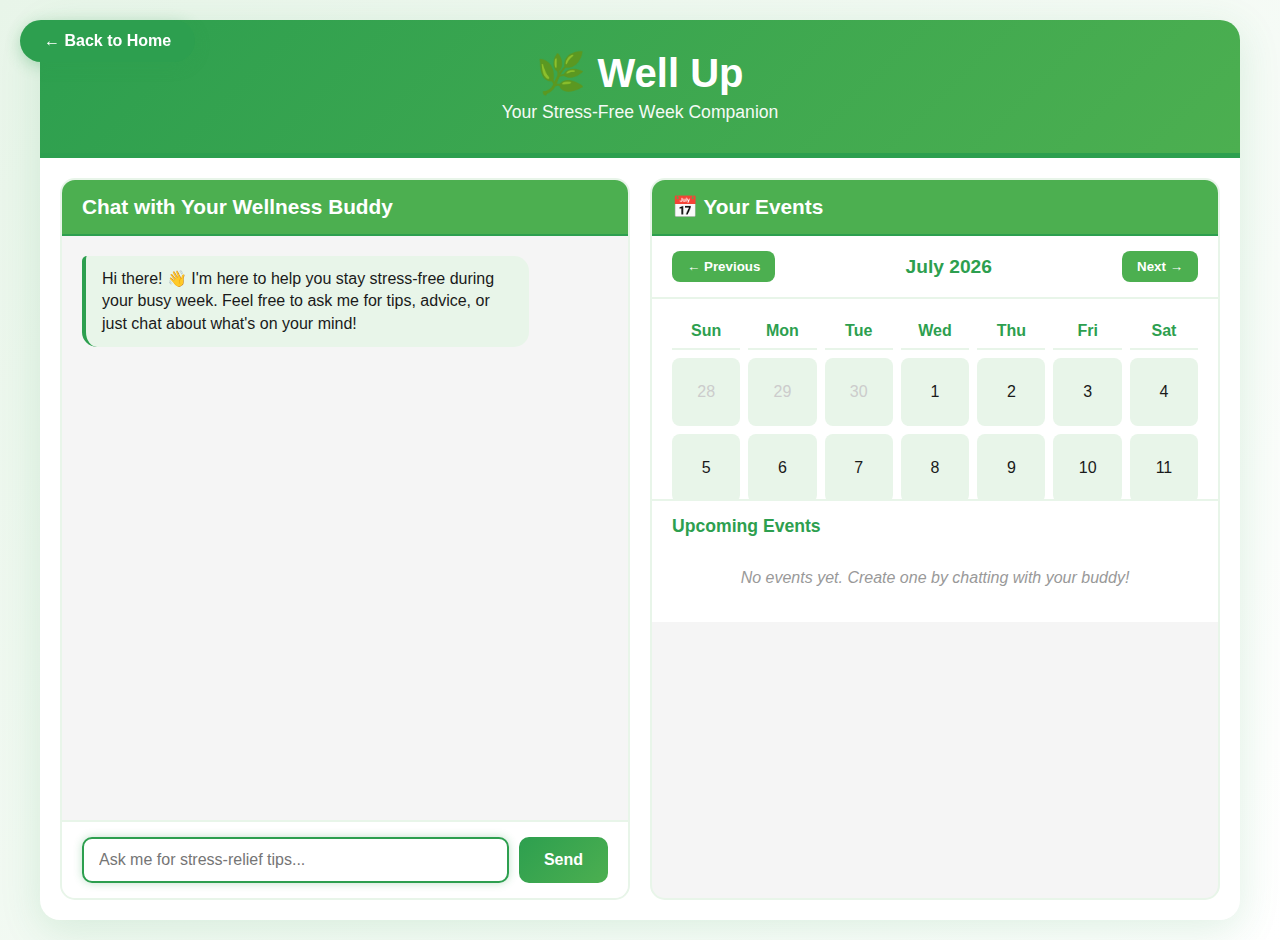
<file: index.html>
<!DOCTYPE html>
<html lang="en">
<head>
    <meta charset="UTF-8">
    <meta name="viewport" content="width=device-width, initial-scale=1.0">
    <title>Well Up - Stress Management Chat</title>
    <link rel="stylesheet" href="styles.css">
    <style>
        .home-link {
            position: fixed;
            top: 20px;
            left: 20px;
            z-index: 1000;
            background-color: var(--primary-green, #2d9f4f);
            color: white;
            padding: 12px 24px;
            border-radius: 50px;
            text-decoration: none;
            font-weight: 600;
            transition: all 0.3s ease;
            box-shadow: 0 4px 15px rgba(45, 159, 79, 0.3);
        }

        .home-link:hover {
            background-color: var(--light-green, #4caf50);
            transform: translateY(-2px);
            box-shadow: 0 6px 20px rgba(45, 159, 79, 0.4);
        }

        .home-link:active {
            transform: translateY(0);
        }
    </style>
</head>
<body>
    <a href="homepage.html" class="home-link">← Back to Home</a>
    <div class="container">
        <header>
            <div class="header-content">
                <h1>🌿 Well Up</h1>
                <p>Your Stress-Free Week Companion</p>
            </div>
        </header>

        <div class="main-content">
            <div class="chat-section">
                <div class="chat-header">
                    <h2>Chat with Your Wellness Buddy</h2>
                </div>
                <div class="chat-messages" id="chatMessages">
                    <div class="message bot-message">
                        <p>Hi there! 👋 I'm here to help you stay stress-free during your busy week. Feel free to ask me for tips, advice, or just chat about what's on your mind!</p>
                    </div>
                </div>
                <div class="chat-input-container">
                    <input 
                        type="text" 
                        id="chatInput" 
                        placeholder="Ask me for stress-relief tips..." 
                        autocomplete="off"
                    >
                    <button id="sendButton" class="send-btn">Send</button>
                </div>
                <div id="loadingIndicator" class="loading-indicator" style="display: none;">
                    <span class="dot"></span><span class="dot"></span><span class="dot"></span>
                </div>
            </div>

            <div class="calendar-section">
                <div class="calendar-header">
                    <h2>📅 Your Events</h2>
                </div>
                <div class="calendar-controls">
                    <button id="prevMonth" class="month-btn">← Previous</button>
                    <h3 id="monthYear"></h3>
                    <button id="nextMonth" class="month-btn">Next →</button>
                </div>
                <div class="calendar-grid" id="calendarGrid"></div>
                <div class="events-list">
                    <h3>Upcoming Events</h3>
                    <div id="eventsList" class="events-container">
                        <p class="no-events">No events yet. Create one by chatting with your buddy!</p>
                    </div>
                </div>
            </div>
        </div>
    </div>

    <script src="script.js"></script>
</body>
</html>
</file>
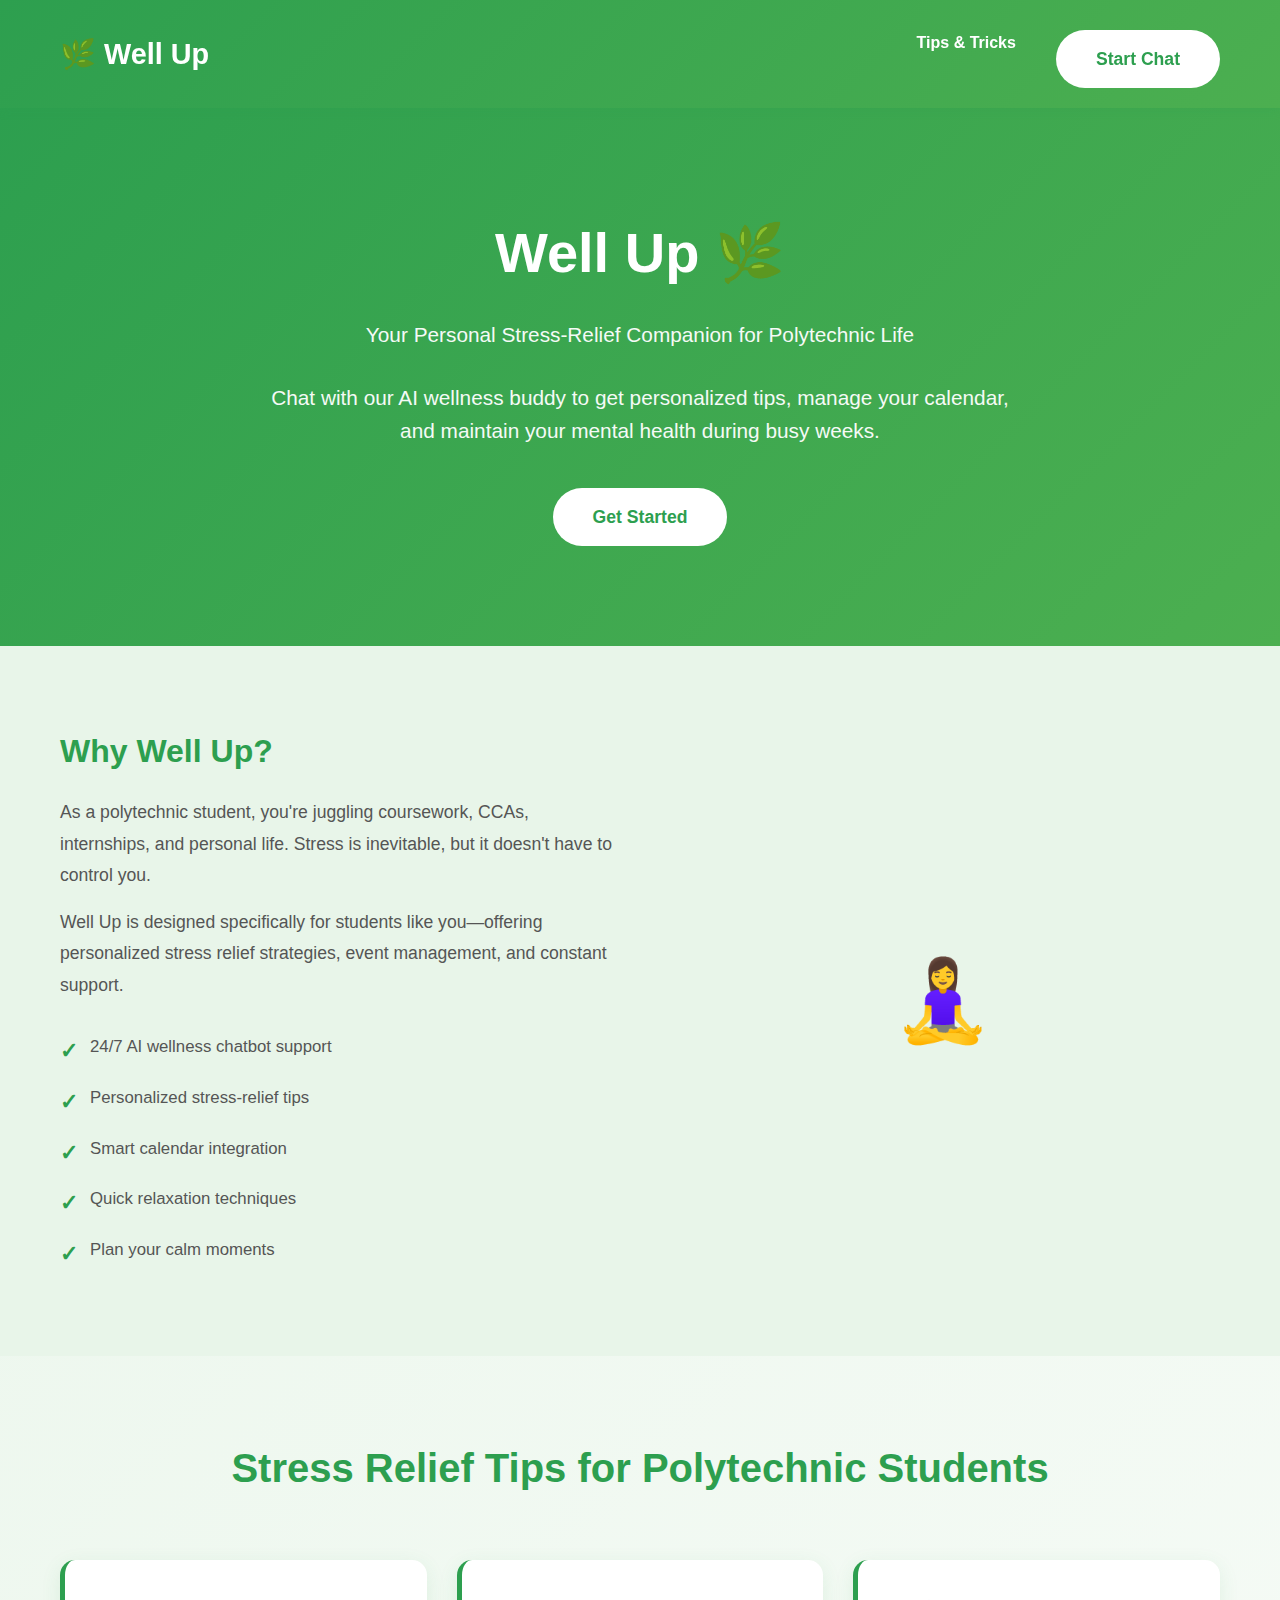
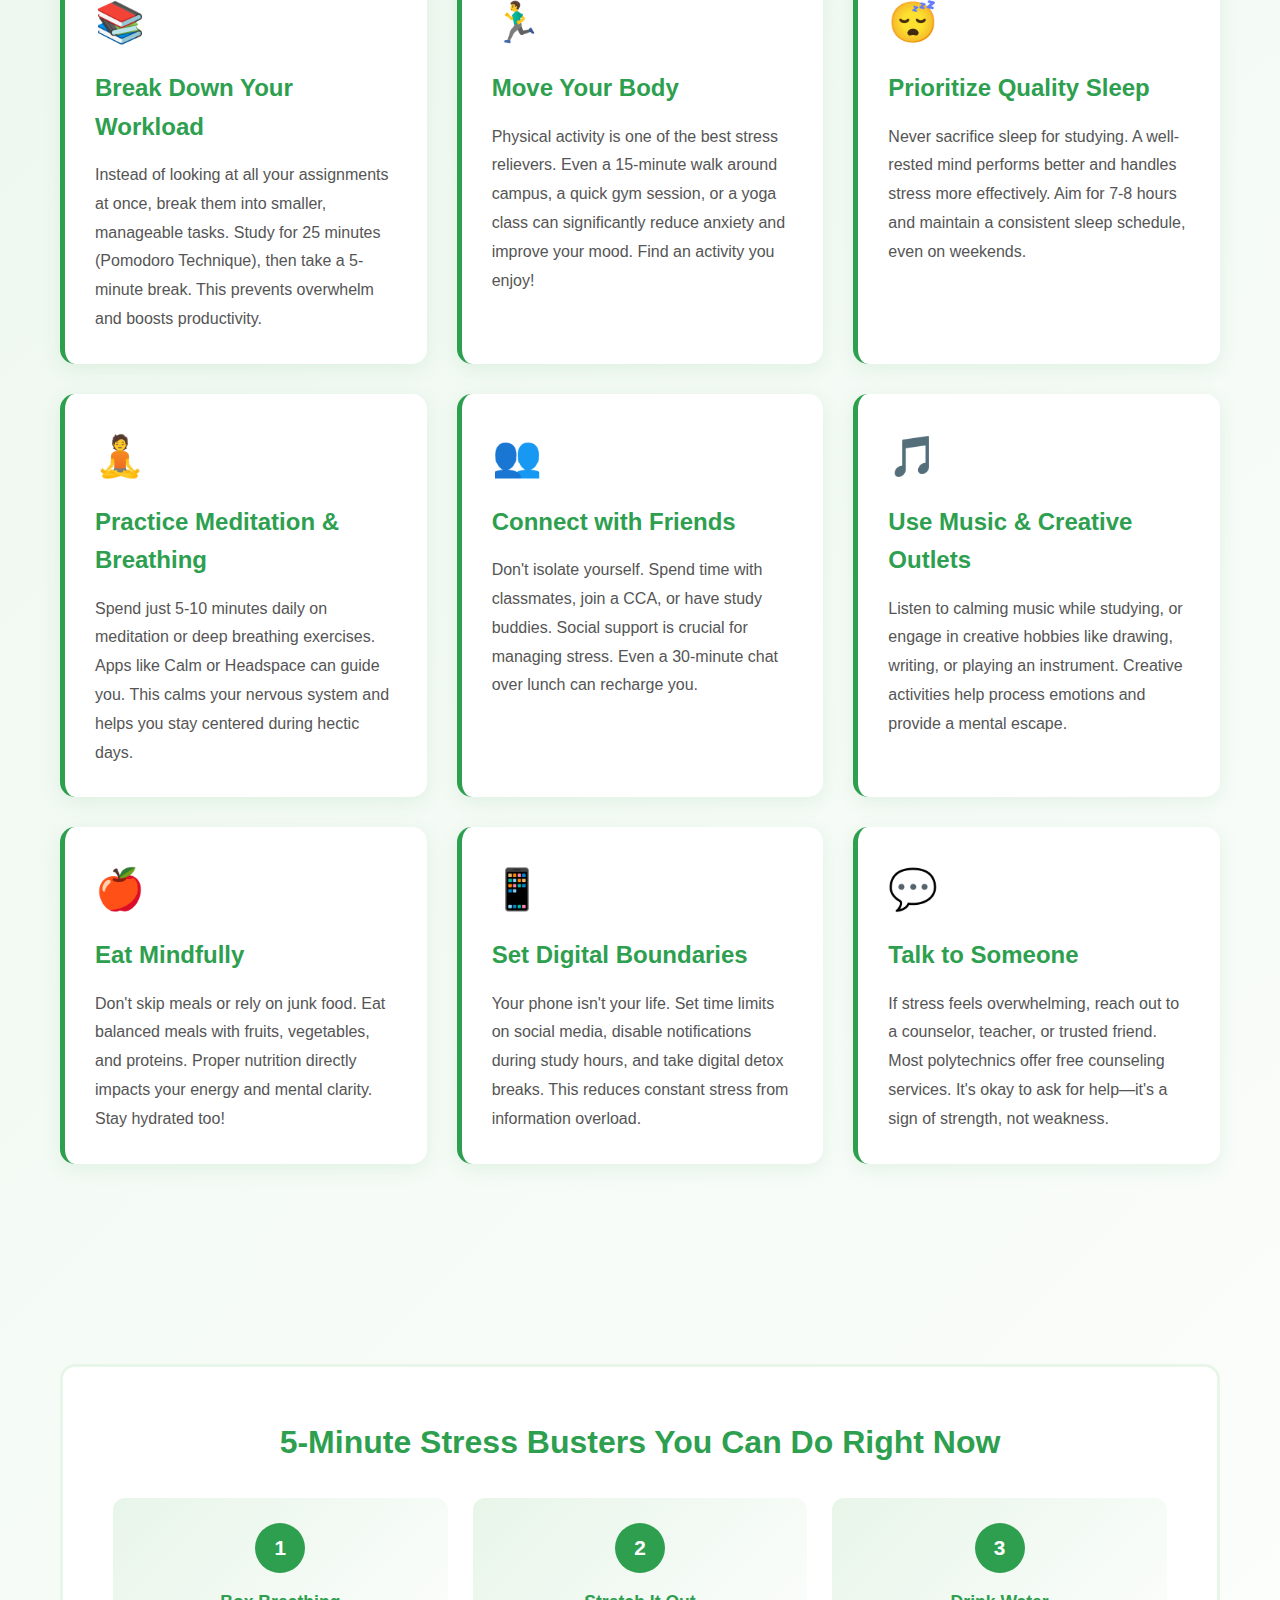
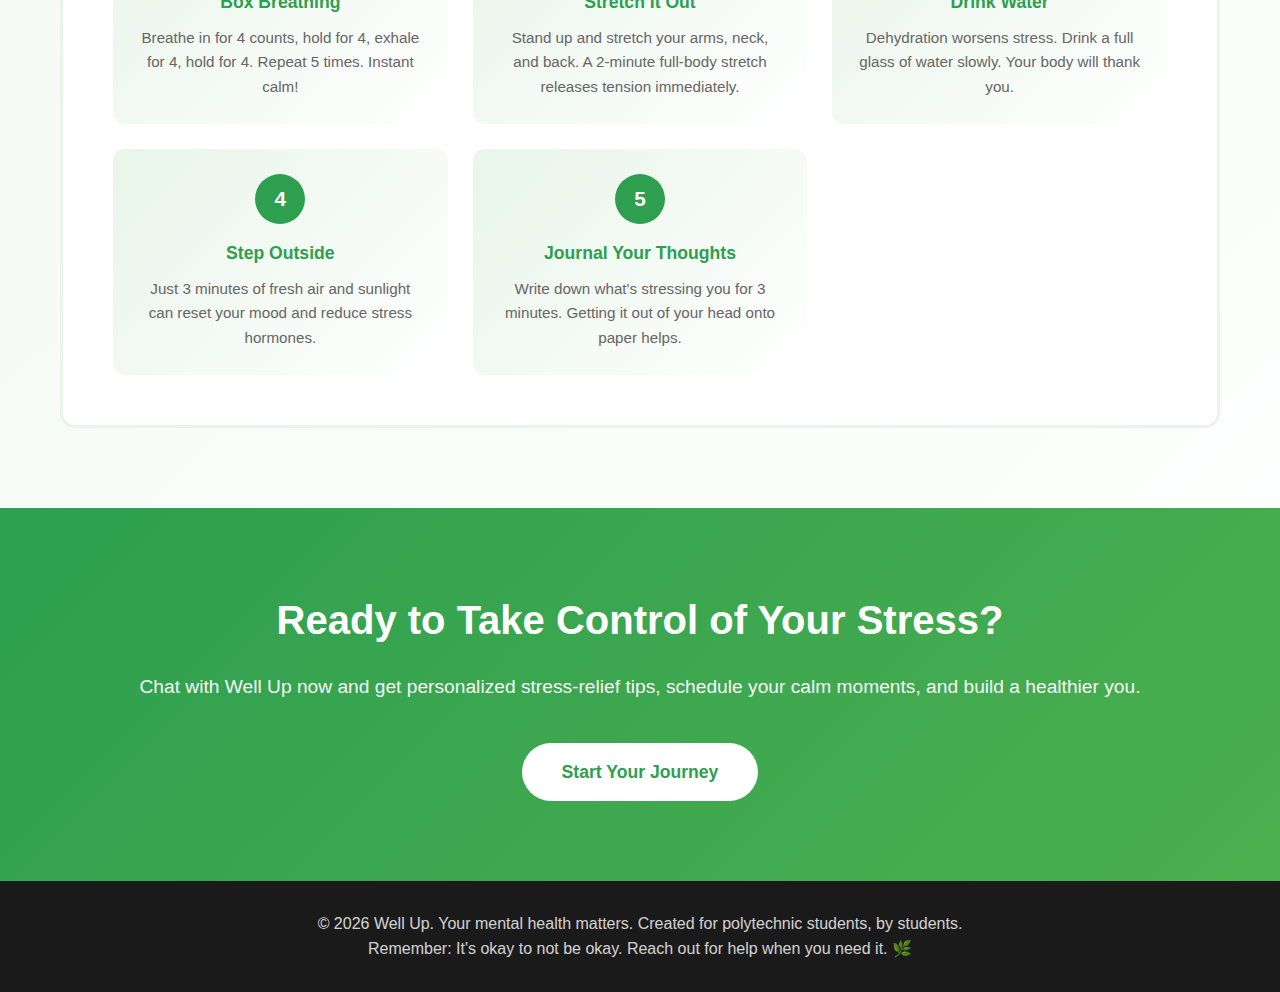
<file: homepage.html>
<!DOCTYPE html>
<html lang="en">
<head>
    <meta charset="UTF-8">
    <meta name="viewport" content="width=device-width, initial-scale=1.0">
    <title>Well Up - Your Stress-Free Week Companion</title>
    <style>
        * {
            margin: 0;
            padding: 0;
            box-sizing: border-box;
        }

        :root {
            --primary-green: #2d9f4f;
            --light-green: #4caf50;
            --lighter-green: #e8f5e9;
            --white: #ffffff;
            --dark-text: #1a1a1a;
            --light-gray: #f5f5f5;
        }

        body {
            font-family: 'Segoe UI', Tahoma, Geneva, Verdana, sans-serif;
            background: linear-gradient(135deg, var(--lighter-green) 0%, var(--white) 100%);
            color: var(--dark-text);
            line-height: 1.6;
        }

        /* Navigation */
        nav {
            background: linear-gradient(135deg, var(--primary-green) 0%, var(--light-green) 100%);
            padding: 20px 0;
            position: sticky;
            top: 0;
            z-index: 100;
            box-shadow: 0 2px 10px rgba(45, 159, 79, 0.2);
        }

        nav .container {
            max-width: 1200px;
            margin: 0 auto;
            padding: 0 20px;
            display: flex;
            justify-content: space-between;
            align-items: center;
        }

        nav .logo {
            color: var(--white);
            font-size: 1.8em;
            font-weight: 700;
        }

        nav a {
            color: var(--white);
            text-decoration: none;
            padding: 10px 20px;
            border-radius: 8px;
            transition: all 0.3s ease;
            font-weight: 600;
        }

        nav a:hover {
            background-color: rgba(255, 255, 255, 0.2);
            transform: translateY(-2px);
        }

        .nav-links {
            display: flex;
            gap: 20px;
        }

        /* Hero Section */
        .hero {
            background: linear-gradient(135deg, var(--primary-green) 0%, var(--light-green) 100%);
            color: var(--white);
            padding: 100px 20px;
            text-align: center;
        }

        .hero .container {
            max-width: 800px;
            margin: 0 auto;
        }

        .hero h1 {
            font-size: 3.5em;
            margin-bottom: 20px;
            font-weight: 700;
        }

        .hero p {
            font-size: 1.3em;
            margin-bottom: 30px;
            opacity: 0.95;
        }

        .cta-button {
            background-color: var(--white);
            color: var(--primary-green);
            padding: 15px 40px;
            font-size: 1.1em;
            border: none;
            border-radius: 50px;
            cursor: pointer;
            font-weight: 700;
            transition: all 0.3s ease;
            display: inline-block;
            text-decoration: none;
            margin-top: 10px;
        }

        .cta-button:hover {
            transform: scale(1.05);
            box-shadow: 0 8px 20px rgba(0, 0, 0, 0.2);
        }

        .cta-button:active {
            transform: scale(0.98);
        }

        /* Container */
        .container {
            max-width: 1200px;
            margin: 0 auto;
            padding: 0 20px;
        }

        /* Tips Section */
        .tips-section {
            padding: 80px 20px;
        }

        .section-title {
            text-align: center;
            font-size: 2.5em;
            color: var(--primary-green);
            margin-bottom: 60px;
            font-weight: 700;
        }

        .tips-grid {
            display: grid;
            grid-template-columns: repeat(auto-fit, minmax(300px, 1fr));
            gap: 30px;
            margin-bottom: 40px;
        }

        .tip-card {
            background: var(--white);
            padding: 30px;
            border-radius: 15px;
            border-left: 5px solid var(--primary-green);
            box-shadow: 0 5px 20px rgba(45, 159, 79, 0.1);
            transition: all 0.3s ease;
        }

        .tip-card:hover {
            transform: translateY(-10px);
            box-shadow: 0 10px 30px rgba(45, 159, 79, 0.2);
        }

        .tip-icon {
            font-size: 2.5em;
            margin-bottom: 15px;
        }

        .tip-card h3 {
            color: var(--primary-green);
            font-size: 1.5em;
            margin-bottom: 15px;
        }

        .tip-card p {
            color: #555;
            line-height: 1.8;
        }

        /* Why Well Up Section */
        .why-section {
            background-color: var(--lighter-green);
            padding: 80px 20px;
        }

        .why-content {
            display: grid;
            grid-template-columns: 1fr 1fr;
            gap: 50px;
            align-items: center;
        }

        .why-text h2 {
            color: var(--primary-green);
            font-size: 2em;
            margin-bottom: 20px;
        }

        .why-text p {
            font-size: 1.1em;
            color: #555;
            margin-bottom: 15px;
            line-height: 1.8;
        }

        .feature-list {
            list-style: none;
            margin-top: 20px;
        }

        .feature-list li {
            padding: 12px 0;
            padding-left: 30px;
            position: relative;
            color: #555;
            font-size: 1.05em;
        }

        .feature-list li:before {
            content: "✓";
            position: absolute;
            left: 0;
            color: var(--primary-green);
            font-weight: 700;
            font-size: 1.3em;
        }

        .why-image {
            text-align: center;
        }

        .why-image img {
            max-width: 100%;
            border-radius: 15px;
        }

        .illustration {
            font-size: 5em;
            line-height: 1;
        }

        /* Quick Tips Section */
        .quick-tips {
            padding: 80px 20px;
        }

        .quick-tips-container {
            background: var(--white);
            border-radius: 15px;
            padding: 50px;
            border: 3px solid var(--lighter-green);
        }

        .quick-tips h2 {
            color: var(--primary-green);
            font-size: 2em;
            margin-bottom: 30px;
            text-align: center;
        }

        .quick-tips-grid {
            display: grid;
            grid-template-columns: repeat(auto-fit, minmax(250px, 1fr));
            gap: 25px;
        }

        .quick-tip {
            background: linear-gradient(135deg, var(--lighter-green) 0%, var(--white) 100%);
            padding: 25px;
            border-radius: 12px;
            text-align: center;
            transition: all 0.3s ease;
        }

        .quick-tip:hover {
            background: linear-gradient(135deg, var(--light-green) 0%, var(--lighter-green) 100%);
            transform: scale(1.05);
        }

        .quick-tip-number {
            background-color: var(--primary-green);
            color: var(--white);
            width: 50px;
            height: 50px;
            border-radius: 50%;
            display: flex;
            align-items: center;
            justify-content: center;
            font-weight: 700;
            font-size: 1.3em;
            margin: 0 auto 15px;
        }

        .quick-tip h4 {
            color: var(--primary-green);
            margin-bottom: 10px;
            font-size: 1.1em;
        }

        .quick-tip p {
            color: #666;
            font-size: 0.95em;
        }

        /* CTA Section */
        .cta-section {
            background: linear-gradient(135deg, var(--primary-green) 0%, var(--light-green) 100%);
            color: var(--white);
            padding: 80px 20px;
            text-align: center;
        }

        .cta-section h2 {
            font-size: 2.5em;
            margin-bottom: 20px;
        }

        .cta-section p {
            font-size: 1.2em;
            margin-bottom: 30px;
            opacity: 0.95;
        }

        /* Footer */
        footer {
            background-color: var(--dark-text);
            color: var(--white);
            text-align: center;
            padding: 30px 20px;
        }

        footer p {
            opacity: 0.8;
        }

        /* Responsive */
        @media (max-width: 768px) {
            .hero h1 {
                font-size: 2.5em;
            }

            .section-title {
                font-size: 2em;
            }

            .why-content {
                grid-template-columns: 1fr;
                gap: 30px;
            }

            .tips-grid {
                grid-template-columns: 1fr;
            }

            .nav-links {
                flex-direction: column;
                gap: 10px;
            }

            .quick-tips-container {
                padding: 30px;
            }
        }
    </style>
</head>
<body>
    <!-- Navigation -->
    <nav>
        <div class="container">
            <div class="logo">🌿 Well Up</div>
            <div class="nav-links">
                <a href="#tips">Tips & Tricks</a>
                <a href="#chat" class="cta-button">Start Chat</a>
            </div>
        </div>
    </nav>

    <!-- Hero Section -->
    <section class="hero">
        <div class="container">
            <h1>Well Up 🌿</h1>
            <p>Your Personal Stress-Relief Companion for Polytechnic Life</p>
            <p>Chat with our AI wellness buddy to get personalized tips, manage your calendar, and maintain your mental health during busy weeks.</p>
            <a href="index.html" class="cta-button">Get Started</a>
        </div>
    </section>

    <!-- Why Well Up Section -->
    <section class="why-section">
        <div class="container">
            <div class="why-content">
                <div class="why-text">
                    <h2>Why Well Up?</h2>
                    <p>As a polytechnic student, you're juggling coursework, CCAs, internships, and personal life. Stress is inevitable, but it doesn't have to control you.</p>
                    <p>Well Up is designed specifically for students like you—offering personalized stress relief strategies, event management, and constant support.</p>
                    <ul class="feature-list">
                        <li>24/7 AI wellness chatbot support</li>
                        <li>Personalized stress-relief tips</li>
                        <li>Smart calendar integration</li>
                        <li>Quick relaxation techniques</li>
                        <li>Plan your calm moments</li>
                    </ul>
                </div>
                <div class="why-image">
                    <div class="illustration">🧘‍♀️</div>
                </div>
            </div>
        </div>
    </section>

    <!-- Main Tips Section -->
    <section class="tips-section" id="tips">
        <div class="container">
            <h2 class="section-title">Stress Relief Tips for Polytechnic Students</h2>
            
            <div class="tips-grid">
                <div class="tip-card">
                    <div class="tip-icon">📚</div>
                    <h3>Break Down Your Workload</h3>
                    <p>Instead of looking at all your assignments at once, break them into smaller, manageable tasks. Study for 25 minutes (Pomodoro Technique), then take a 5-minute break. This prevents overwhelm and boosts productivity.</p>
                </div>

                <div class="tip-card">
                    <div class="tip-icon">🏃‍♂️</div>
                    <h3>Move Your Body</h3>
                    <p>Physical activity is one of the best stress relievers. Even a 15-minute walk around campus, a quick gym session, or a yoga class can significantly reduce anxiety and improve your mood. Find an activity you enjoy!</p>
                </div>

                <div class="tip-card">
                    <div class="tip-icon">😴</div>
                    <h3>Prioritize Quality Sleep</h3>
                    <p>Never sacrifice sleep for studying. A well-rested mind performs better and handles stress more effectively. Aim for 7-8 hours and maintain a consistent sleep schedule, even on weekends.</p>
                </div>

                <div class="tip-card">
                    <div class="tip-icon">🧘</div>
                    <h3>Practice Meditation & Breathing</h3>
                    <p>Spend just 5-10 minutes daily on meditation or deep breathing exercises. Apps like Calm or Headspace can guide you. This calms your nervous system and helps you stay centered during hectic days.</p>
                </div>

                <div class="tip-card">
                    <div class="tip-icon">👥</div>
                    <h3>Connect with Friends</h3>
                    <p>Don't isolate yourself. Spend time with classmates, join a CCA, or have study buddies. Social support is crucial for managing stress. Even a 30-minute chat over lunch can recharge you.</p>
                </div>

                <div class="tip-card">
                    <div class="tip-icon">🎵</div>
                    <h3>Use Music & Creative Outlets</h3>
                    <p>Listen to calming music while studying, or engage in creative hobbies like drawing, writing, or playing an instrument. Creative activities help process emotions and provide a mental escape.</p>
                </div>

                <div class="tip-card">
                    <div class="tip-icon">🍎</div>
                    <h3>Eat Mindfully</h3>
                    <p>Don't skip meals or rely on junk food. Eat balanced meals with fruits, vegetables, and proteins. Proper nutrition directly impacts your energy and mental clarity. Stay hydrated too!</p>
                </div>

                <div class="tip-card">
                    <div class="tip-icon">📱</div>
                    <h3>Set Digital Boundaries</h3>
                    <p>Your phone isn't your life. Set time limits on social media, disable notifications during study hours, and take digital detox breaks. This reduces constant stress from information overload.</p>
                </div>

                <div class="tip-card">
                    <div class="tip-icon">💬</div>
                    <h3>Talk to Someone</h3>
                    <p>If stress feels overwhelming, reach out to a counselor, teacher, or trusted friend. Most polytechnics offer free counseling services. It's okay to ask for help—it's a sign of strength, not weakness.</p>
                </div>
            </div>
        </div>
    </section>

    <!-- Quick Tips Section -->
    <section class="quick-tips">
        <div class="container">
            <div class="quick-tips-container">
                <h2>5-Minute Stress Busters You Can Do Right Now</h2>
                
                <div class="quick-tips-grid">
                    <div class="quick-tip">
                        <div class="quick-tip-number">1</div>
                        <h4>Box Breathing</h4>
                        <p>Breathe in for 4 counts, hold for 4, exhale for 4, hold for 4. Repeat 5 times. Instant calm!</p>
                    </div>

                    <div class="quick-tip">
                        <div class="quick-tip-number">2</div>
                        <h4>Stretch It Out</h4>
                        <p>Stand up and stretch your arms, neck, and back. A 2-minute full-body stretch releases tension immediately.</p>
                    </div>

                    <div class="quick-tip">
                        <div class="quick-tip-number">3</div>
                        <h4>Drink Water</h4>
                        <p>Dehydration worsens stress. Drink a full glass of water slowly. Your body will thank you.</p>
                    </div>

                    <div class="quick-tip">
                        <div class="quick-tip-number">4</div>
                        <h4>Step Outside</h4>
                        <p>Just 3 minutes of fresh air and sunlight can reset your mood and reduce stress hormones.</p>
                    </div>

                    <div class="quick-tip">
                        <div class="quick-tip-number">5</div>
                        <h4>Journal Your Thoughts</h4>
                        <p>Write down what's stressing you for 3 minutes. Getting it out of your head onto paper helps.</p>
                    </div>
                </div>
            </div>
        </div>
    </section>

    <!-- CTA Section -->
    <section class="cta-section" id="chat">
        <div class="container">
            <h2>Ready to Take Control of Your Stress?</h2>
            <p>Chat with Well Up now and get personalized stress-relief tips, schedule your calm moments, and build a healthier you.</p>
            <a href="index.html" class="cta-button">Start Your Journey</a>
        </div>
    </section>

    <!-- Footer -->
    <footer>
        <div class="container">
            <p>&copy; 2026 Well Up. Your mental health matters. Created for polytechnic students, by students.</p>
            <p>Remember: It's okay to not be okay. Reach out for help when you need it. 🌿</p>
        </div>
    </footer>
</body>
</html>
</file>
<file: styles.css>
* {
    margin: 0;
    padding: 0;
    box-sizing: border-box;
}

:root {
    --primary-green: #2d9f4f;
    --light-green: #4caf50;
    --lighter-green: #e8f5e9;
    --white: #ffffff;
    --dark-text: #1a1a1a;
    --light-gray: #f5f5f5;
}

body {
    font-family: 'Segoe UI', Tahoma, Geneva, Verdana, sans-serif;
    background: linear-gradient(135deg, var(--lighter-green) 0%, var(--white) 100%);
    color: var(--dark-text);
    min-height: 100vh;
    padding: 20px;
}

.container {
    max-width: 1200px;
    margin: 0 auto;
    background-color: var(--white);
    border-radius: 20px;
    box-shadow: 0 10px 40px rgba(45, 159, 79, 0.15);
    overflow: hidden;
    display: flex;
    flex-direction: column;
    height: 100vh;
}

header {
    background: linear-gradient(135deg, var(--primary-green) 0%, var(--light-green) 100%);
    color: var(--white);
    padding: 30px 20px;
    text-align: center;
    border-bottom: 5px solid var(--primary-green);
}

.header-content h1 {
    font-size: 2.5em;
    margin-bottom: 5px;
    font-weight: 700;
}

.header-content p {
    font-size: 1.1em;
    opacity: 0.95;
    font-weight: 300;
}

.main-content {
    display: grid;
    grid-template-columns: 1fr 1fr;
    gap: 20px;
    padding: 20px;
    flex: 1;
    overflow: hidden;
}

/* Chat Section */
.chat-section {
    display: flex;
    flex-direction: column;
    background-color: var(--light-gray);
    border-radius: 15px;
    border: 2px solid var(--lighter-green);
    overflow: hidden;
}

.chat-header {
    background-color: var(--light-green);
    color: var(--white);
    padding: 15px 20px;
    border-bottom: 2px solid var(--primary-green);
}

.chat-header h2 {
    font-size: 1.3em;
}

.chat-messages {
    flex: 1;
    overflow-y: auto;
    padding: 20px;
    display: flex;
    flex-direction: column;
    gap: 15px;
}

.message {
    display: flex;
    animation: slideIn 0.3s ease-in-out;
}

@keyframes slideIn {
    from {
        opacity: 0;
        transform: translateY(10px);
    }
    to {
        opacity: 1;
        transform: translateY(0);
    }
}

.message p {
    padding: 12px 16px;
    border-radius: 12px;
    max-width: 85%;
    word-wrap: break-word;
    line-height: 1.4;
}

.user-message {
    justify-content: flex-end;
}

.user-message p {
    background-color: var(--primary-green);
    color: var(--white);
    border-radius: 15px 5px 15px 15px;
}

.bot-message {
    justify-content: flex-start;
}

.bot-message p {
    background-color: var(--lighter-green);
    color: var(--dark-text);
    border-radius: 5px 15px 15px 15px;
    border-left: 4px solid var(--primary-green);
}

.chat-input-container {
    display: flex;
    gap: 10px;
    padding: 15px 20px;
    background-color: var(--white);
    border-top: 2px solid var(--lighter-green);
}

#chatInput {
    flex: 1;
    padding: 12px 15px;
    border: 2px solid var(--lighter-green);
    border-radius: 10px;
    font-size: 1em;
    font-family: inherit;
    transition: all 0.3s ease;
}

#chatInput:focus {
    outline: none;
    border-color: var(--primary-green);
    box-shadow: 0 0 8px rgba(45, 159, 79, 0.3);
}

.send-btn {
    padding: 12px 25px;
    background: linear-gradient(135deg, var(--primary-green) 0%, var(--light-green) 100%);
    color: var(--white);
    border: none;
    border-radius: 10px;
    cursor: pointer;
    font-weight: 600;
    transition: all 0.3s ease;
    font-size: 1em;
}

.send-btn:hover {
    transform: translateY(-2px);
    box-shadow: 0 5px 15px rgba(45, 159, 79, 0.4);
}

.send-btn:active {
    transform: translateY(0);
}

.loading-indicator {
    padding: 10px;
    text-align: center;
}

.dot {
    display: inline-block;
    width: 8px;
    height: 8px;
    border-radius: 50%;
    background-color: var(--primary-green);
    margin: 0 4px;
    animation: bounce 1.4s infinite;
}

.dot:nth-child(2) {
    animation-delay: 0.2s;
}

.dot:nth-child(3) {
    animation-delay: 0.4s;
}

@keyframes bounce {
    0%, 80%, 100% {
        opacity: 0.6;
        transform: translateY(0);
    }
    40% {
        opacity: 1;
        transform: translateY(-10px);
    }
}

/* Calendar Section */
.calendar-section {
    display: flex;
    flex-direction: column;
    background-color: var(--light-gray);
    border-radius: 15px;
    border: 2px solid var(--lighter-green);
    overflow: hidden;
}

.calendar-header {
    background-color: var(--light-green);
    color: var(--white);
    padding: 15px 20px;
    border-bottom: 2px solid var(--primary-green);
}

.calendar-header h2 {
    font-size: 1.3em;
}

.calendar-controls {
    display: flex;
    justify-content: space-between;
    align-items: center;
    padding: 15px 20px;
    background-color: var(--white);
    border-bottom: 2px solid var(--lighter-green);
}

.month-btn {
    padding: 8px 15px;
    background-color: var(--light-green);
    color: var(--white);
    border: none;
    border-radius: 8px;
    cursor: pointer;
    font-weight: 600;
    transition: all 0.3s ease;
}

.month-btn:hover {
    background-color: var(--primary-green);
    transform: scale(1.05);
}

#monthYear {
    font-size: 1.2em;
    color: var(--primary-green);
    min-width: 150px;
    text-align: center;
}

.calendar-grid {
    padding: 15px 20px;
    display: grid;
    grid-template-columns: repeat(7, 1fr);
    gap: 8px;
    background-color: var(--white);
    max-height: 200px;
    overflow-y: auto;
}

.day-header {
    font-weight: 700;
    text-align: center;
    color: var(--primary-green);
    padding: 8px 0;
    border-bottom: 2px solid var(--lighter-green);
}

.calendar-day {
    aspect-ratio: 1;
    display: flex;
    align-items: center;
    justify-content: center;
    border-radius: 8px;
    cursor: pointer;
    font-weight: 500;
    transition: all 0.2s ease;
    background-color: var(--lighter-green);
    color: var(--dark-text);
}

.calendar-day:hover {
    background-color: var(--light-green);
    color: var(--white);
    transform: scale(1.05);
}

.calendar-day.other-month {
    color: #ccc;
    cursor: default;
}

.calendar-day.has-event {
    background-color: var(--primary-green);
    color: var(--white);
    font-weight: 700;
    border: 2px solid var(--light-green);
}

.events-list {
    padding: 15px 20px;
    background-color: var(--white);
    border-top: 2px solid var(--lighter-green);
    overflow-y: auto;
}

.events-list h3 {
    color: var(--primary-green);
    margin-bottom: 12px;
    font-size: 1.1em;
}

.events-container {
    display: flex;
    flex-direction: column;
    gap: 10px;
    max-height: 150px;
    overflow-y: auto;
}

.event-item {
    background: linear-gradient(135deg, var(--lighter-green) 0%, var(--white) 100%);
    padding: 12px;
    border-left: 4px solid var(--primary-green);
    border-radius: 8px;
    transition: all 0.3s ease;
}

.event-item:hover {
    background: linear-gradient(135deg, var(--light-green) 0%, var(--lighter-green) 100%);
    transform: translateX(5px);
}

.event-date {
    font-weight: 700;
    color: var(--primary-green);
    font-size: 0.9em;
}

.event-title {
    color: var(--dark-text);
    font-weight: 600;
    margin-top: 4px;
}

.no-events {
    text-align: center;
    color: #999;
    font-style: italic;
    padding: 20px 10px;
}

/* Scrollbar Styling */
::-webkit-scrollbar {
    width: 8px;
}

::-webkit-scrollbar-track {
    background: var(--lighter-green);
    border-radius: 10px;
}

::-webkit-scrollbar-thumb {
    background: var(--primary-green);
    border-radius: 10px;
}

::-webkit-scrollbar-thumb:hover {
    background: var(--light-green);
}

/* Responsive Design */
@media (max-width: 768px) {
    .main-content {
        grid-template-columns: 1fr;
        gap: 15px;
    }

    header {
        padding: 20px 15px;
    }

    .header-content h1 {
        font-size: 2em;
    }

    .message p {
        max-width: 95%;
    }

    .calendar-controls {
        flex-direction: column;
        gap: 10px;
    }

    .month-btn {
        width: 100%;
    }
}
</file>
